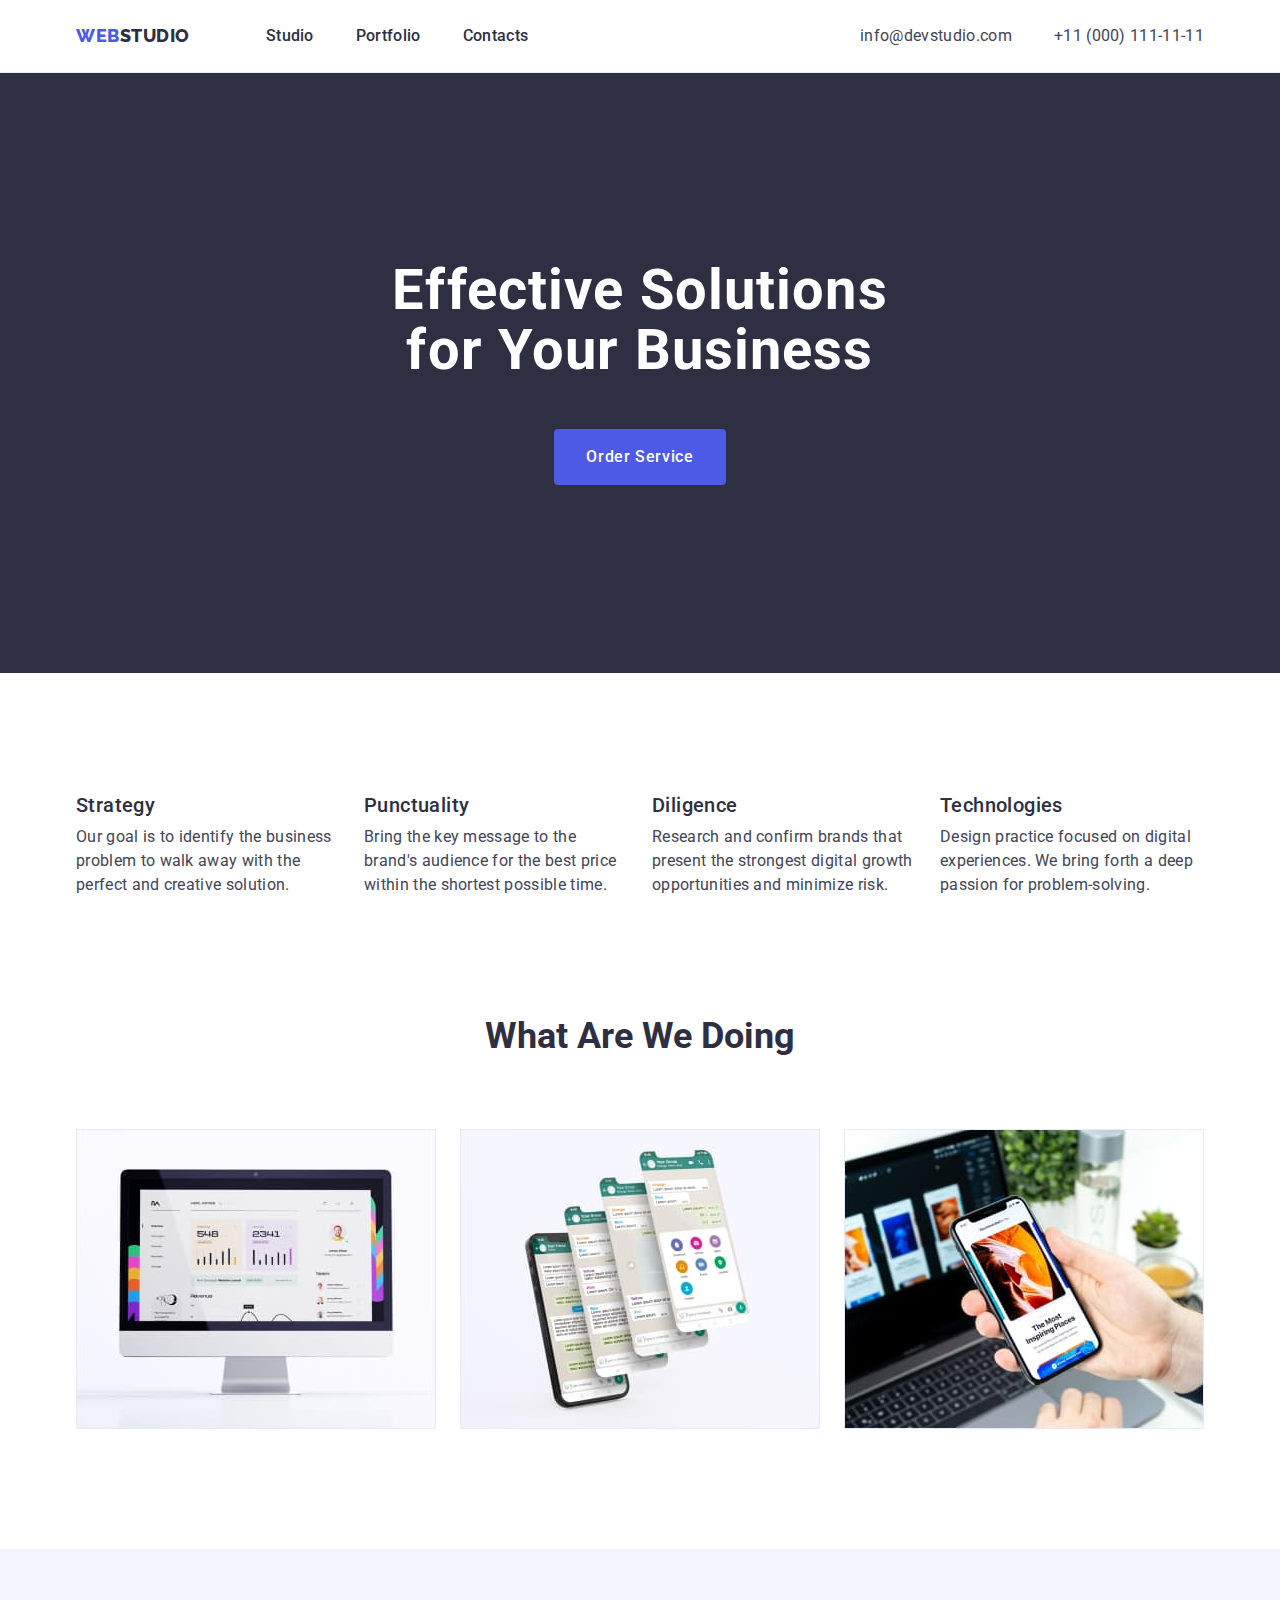
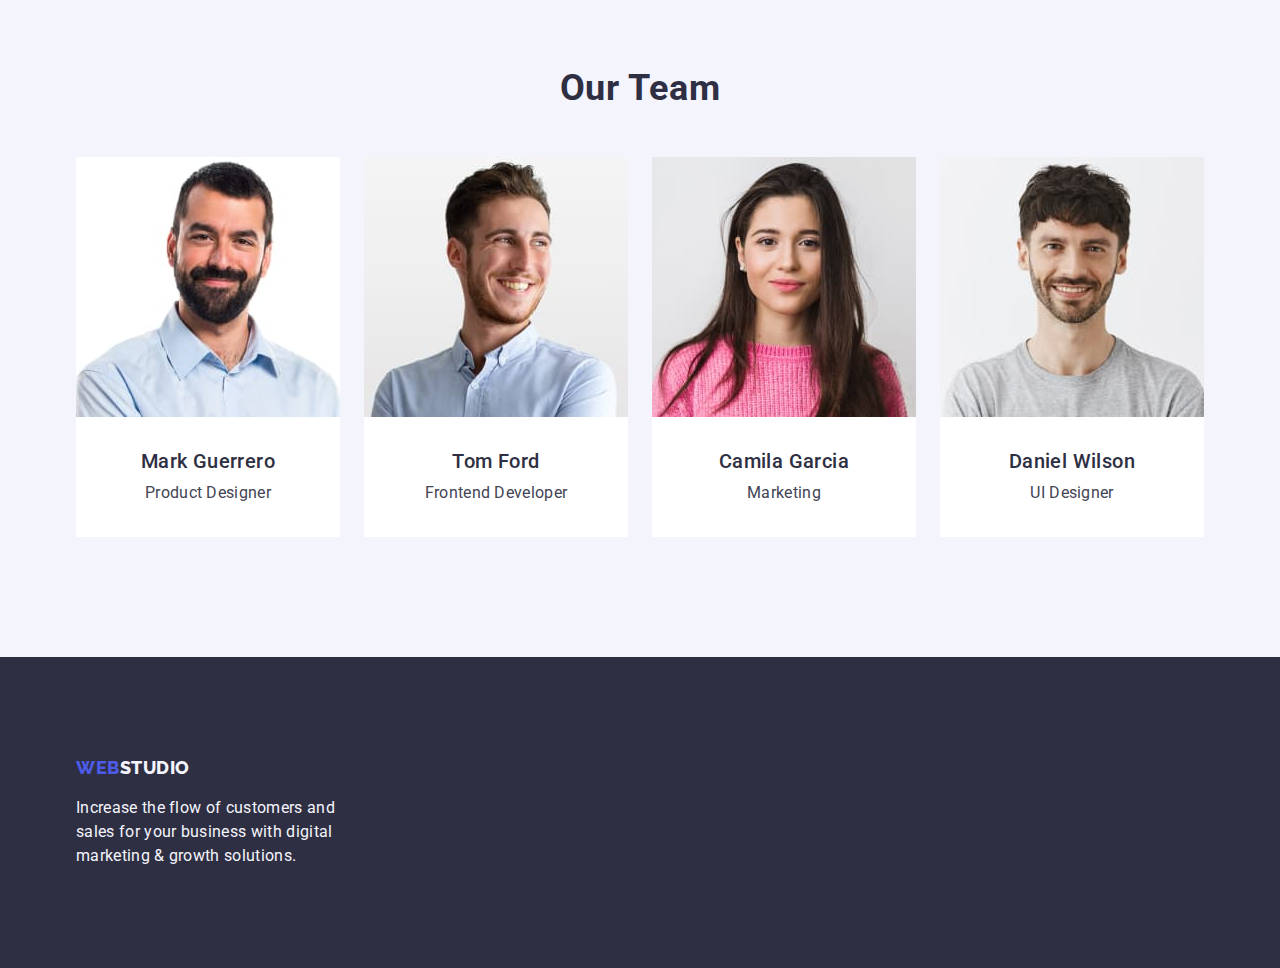
<file: index.html>
<!DOCTYPE html>
<html lang="en">
  <head>
    <meta charset="UTF-8" />
    <meta http-equiv="X-UA-Compatible" content="IE=edge" />
    <meta name="viewport" content="width=device-width, initial-scale=1.0" />
    <link rel="preconnect" href="https://fonts.googleapis.com" />
    <link rel="preconnect" href="https://fonts.gstatic.com" crossorigin />
    <link
      href="https://fonts.googleapis.com/css2?family=Raleway:wght@800&family=Roboto:wght@400;500;700;900&display=swap"
      rel="stylesheet"
    />
    <link
      rel="stylesheet"
      href="https://cdn.jsdelivr.net/npm/modern-normalize@1.1.0/modern-normalize.min.css"
    />
    <link rel="stylesheet" href="./css/styles.css" />

    <title>WEBSTUDIO</title>
  </head>
  <body>
    <header class="page-header">
      <div class="container page-header-container">
        <nav class="page-nav">
          <a class="logo-link link" href="./index.html"
            >Web<span class="text-logo-header">Studio</span></a
          >
          <ul class="menu list">
            <li class="menu-item">
              <a class="menu-link link" href="./index.html">Studio</a>
            </li>
            <li class="menu-item">
              <a class="menu-link link" href="./portfolio.html">Portfolio</a>
            </li>
            <li class="menu-item">
              <a class="menu-link link" href="">Contacts</a>
            </li>
          </ul>
        </nav>
        <address class="page-contact">
          <ul class="contact-list list">
            <li class="contact-list-item-mail">
              <a class="contact link" href="mailto:info@devstudio.com"
                >info@devstudio.com</a
              >
            </li>
            <li class="contact-list-item-number">
              <a class="contact link" href="tel:+110001111111"
                >+11 (000) 111-11-11</a
              >
            </li>
          </ul>
        </address>
      </div>
    </header>
    <main class="page-main">
      <section class="hero">
        <div class="container">
          <h1 class="hero-title">Effective Solutions for Your Business</h1>
          <button type="button" class="hero-button">Order Service</button>
        </div>
      </section>
      <section class="advantages">
        <div class="container">
          <h2 class="visually-hidden">Advantages</h2>
          <ul class="advantages-list list">
            <li class="advantages-list-item">
              <h3 class="subtitle">Strategy</h3>
              <p class="section-description advantages-description">
                Our goal is to identify the business problem to walk away with
                the perfect and creative solution.
              </p>
            </li>
            <li class="advantages-list-item">
              <h3 class="subtitle">Punctuality</h3>
              <p class="section-description advantages-description">
                Bring the key message to the brand's audience for the best price
                within the shortest possible time.
              </p>
            </li>
            <li class="advantages-list-item">
              <h3 class="subtitle">Diligence</h3>
              <p class="section-description advantages-description">
                Research and confirm brands that present the strongest digital
                growth opportunities and minimize risk.
              </p>
            </li>
            <li class="advantages-list-item">
              <h3 class="subtitle">Technologies</h3>
              <p class="section-description advantages-description">
                Design practice focused on digital experiences. We bring forth a
                deep passion for problem-solving.
              </p>
            </li>
          </ul>
        </div>
      </section>
      <section class="doing">
        <div class="container">
          <h2 class="doing-title">What Are We doing</h2>
          <ul class="doing-list list">
            <li class="doing-list-item">
              <img
                src="./images/what_are_we_doing/img1.jpg"
                alt="img1"
                width="360"
                height="300"
              />
            </li>
            <li class="doing-list-item">
              <img
                src="./images/what_are_we_doing/img2.jpg"
                alt="img2"
                width="360"
                height="300"
              />
            </li>
            <li class="doing-list-item">
              <img
                src="./images/what_are_we_doing/img3.jpg"
                alt="img3"
                width="360"
                height="300"
              />
            </li>
          </ul>
        </div>
      </section>
      <section class="team">
        <div class="container">
          <h2 class="team-title">Our Team</h2>
          <ul class="team-list list">
            <li class="team-list-item">
              <img
                class="img-photo"
                src="./images/our_team/team_card1.jpg"
                alt="team_card1"
                width="264"
                height="260"
              />
              <div class="team-list-background">
                <h3 class="subtitle subtitle-team">Mark Guerrero</h3>
                <p class="section-description section-description-team">
                  Product Designer
                </p>
              </div>
            </li>
            <li class="team-list-item">
              <img
                class="img-photo"
                src="./images/our_team/team_card2.jpg"
                alt="team_card2"
                width="264"
                height="260"
              />
              <div class="team-list-background">
                <h3 class="subtitle subtitle-team">Tom Ford</h3>
                <p class="section-description section-description-team">
                  Frontend Developer
                </p>
              </div>
            </li>
            <li class="team-list-item">
              <img
                class="img-photo"
                src="./images/our_team/team_card3.jpg"
                alt="team_card3"
                width="264"
                height="260"
              />
              <div class="team-list-background">
                <h3 class="subtitle subtitle-team">Camila Garcia</h3>
                <p class="section-description section-description-team">
                  Marketing
                </p>
              </div>
            </li>
            <li class="team-list-item">
              <img
                class="img-photo"
                src="./images/our_team/team_card4.jpg"
                alt="team_card4"
                width="264"
                height="260"
              />
              <div class="team-list-background">
                <h3 class="subtitle subtitle-team">Daniel Wilson</h3>
                <p class="section-description section-description-team">
                  UI Designer
                </p>
              </div>
            </li>
          </ul>
        </div>
      </section>
    </main>
    <footer class="page-footer">
      <div class="container">
        <a class="logo-link logo-link-footer link" href="./index.html"
          >Web<span class="text-logo-footer">Studio</span></a
        >
        <p class="footer-description">
          Increase the flow of customers and sales for your business with
          digital marketing & growth solutions.
        </p>
      </div>
    </footer>
  </body>
</html>
</file>
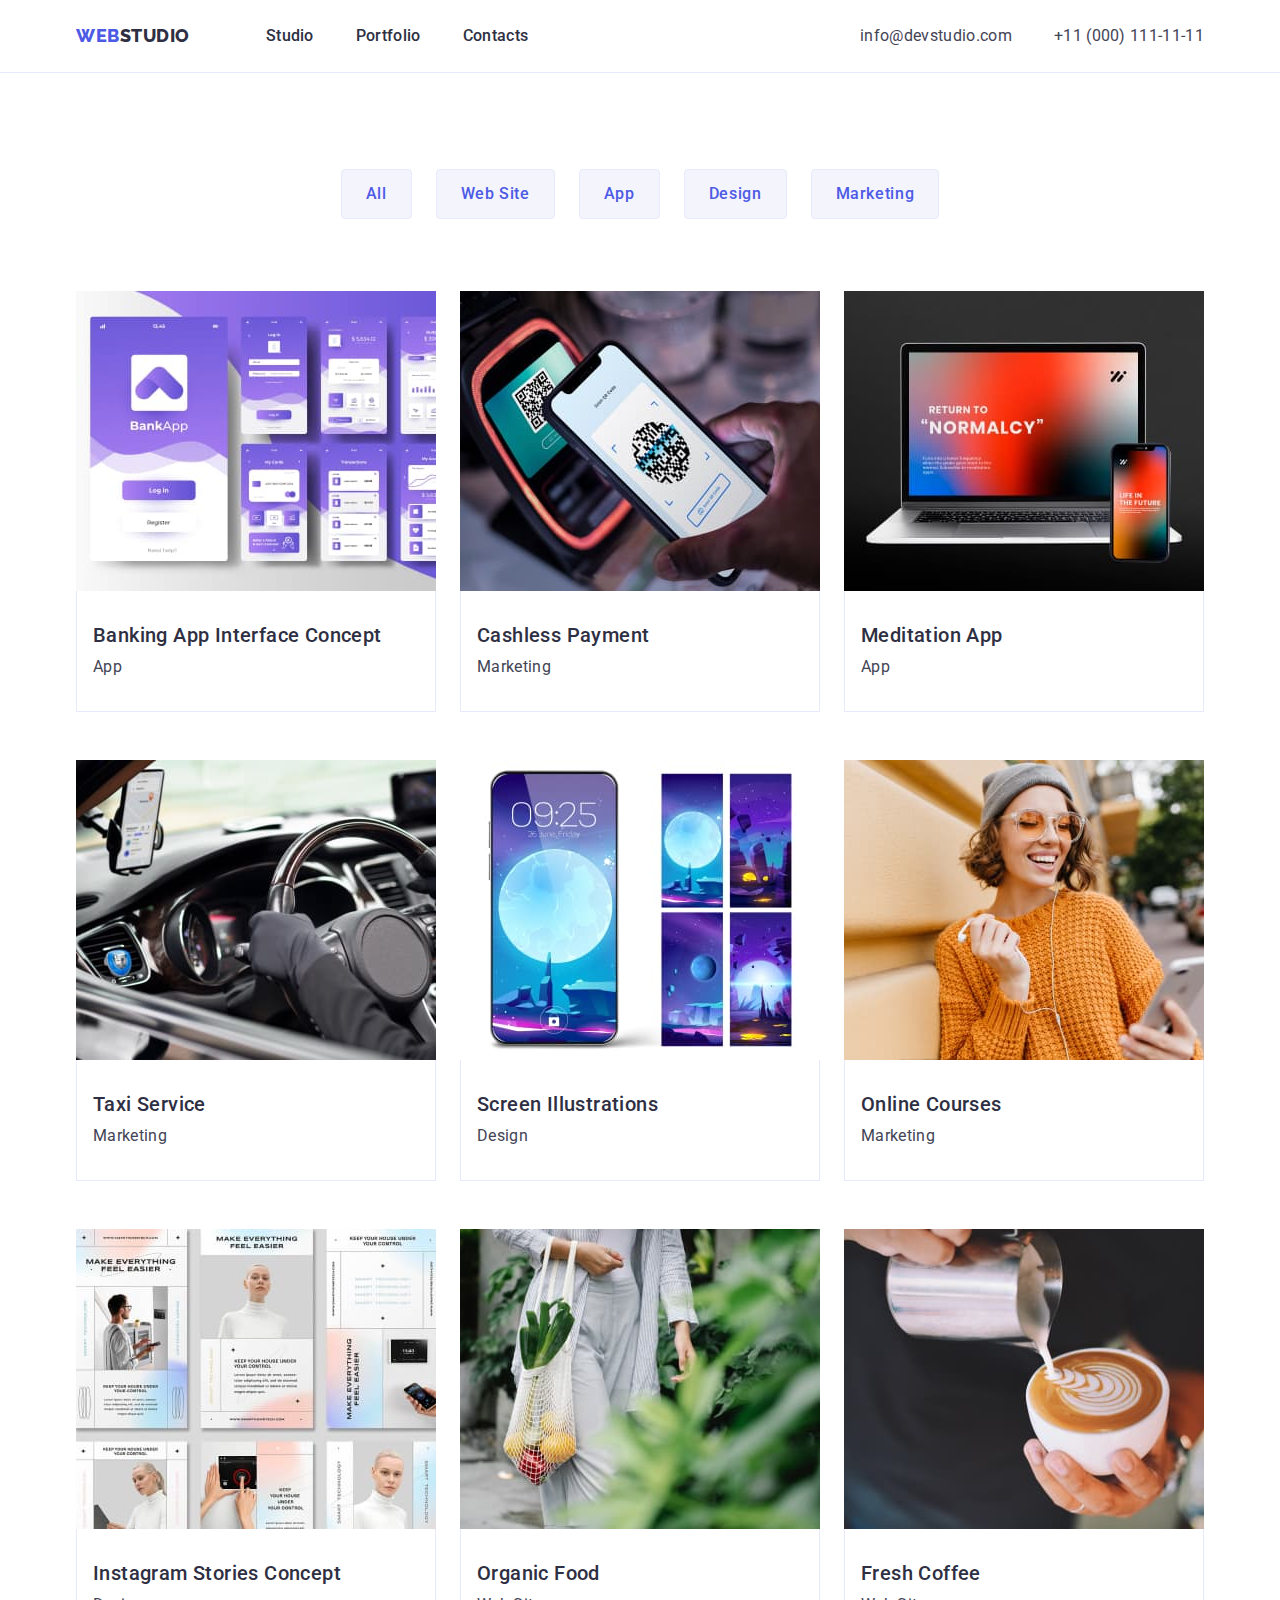
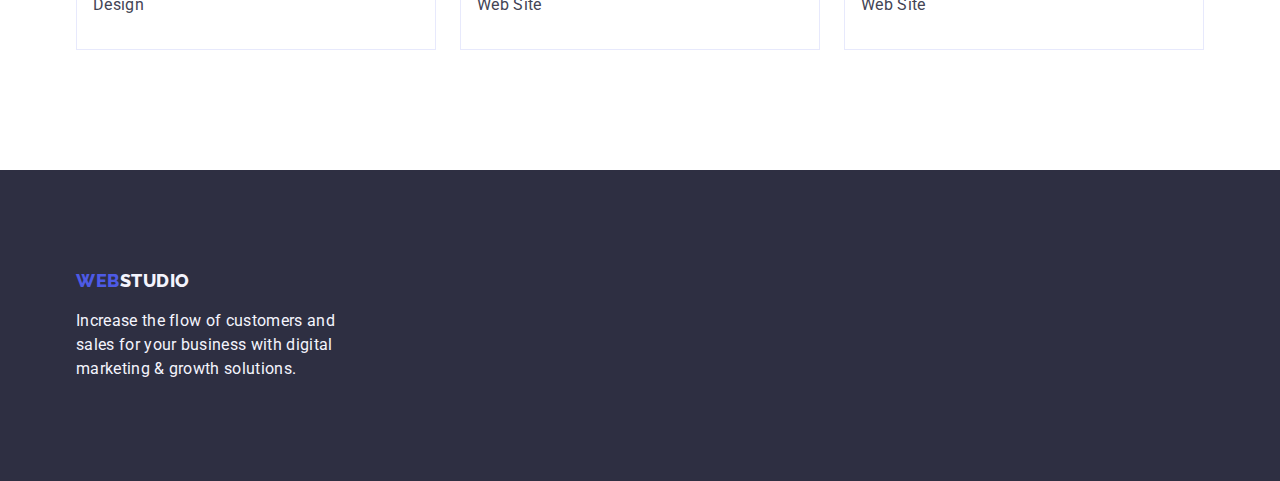
<file: portfolio.html>
<!DOCTYPE html>
<html lang="en">
  <head>
    <meta charset="UTF-8" />
    <meta http-equiv="X-UA-Compatible" content="IE=edge" />
    <meta name="viewport" content="width=device-width, initial-scale=1.0" />
    <link rel="preconnect" href="https://fonts.googleapis.com" />
    <link rel="preconnect" href="https://fonts.gstatic.com" crossorigin />
    <link
      href="https://fonts.googleapis.com/css2?family=Raleway:wght@800&family=Roboto:wght@400;500;700;900&display=swap"
      rel="stylesheet"
    />
    <link
      rel="stylesheet"
      href="https://cdn.jsdelivr.net/npm/modern-normalize@1.1.0/modern-normalize.min.css"
    />
    <link rel="stylesheet" href="./css/styles.css" />

    <title>Portfolio</title>
  </head>
  <body>
    <header class="page-header">
      <div class="container page-header-container">
        <nav class="page-nav">
          <a class="logo-link link" href="./index.html"
            >Web<span class="text-logo-header">Studio</span></a
          >
          <ul class="menu list">
            <li class="menu-item">
              <a class="menu-link link" href="./index.html">Studio</a>
            </li>
            <li class="menu-item">
              <a class="menu-link link" href="./portfolio.html">Portfolio</a>
            </li>
            <li class="menu-item">
              <a class="menu-link link" href="">Contacts</a>
            </li>
          </ul>
        </nav>
        <address class="page-contact">
          <ul class="contact-list list">
            <li class="contact-list-item-mail">
              <a class="contact link" href="mailto:info@devstudio.com"
                >info@devstudio.com</a
              >
            </li>
            <li class="contact-list-item-number">
              <a class="contact link" href="tel:+110001111111"
                >+11 (000) 111-11-11</a
              >
            </li>
          </ul>
        </address>
      </div>
    </header>
    <main>
      <section class="page-portfolio-main">
        <div class="container">
          <h1 class="visually-hidden">Portfolio</h1>
          <div class="container-button">
            <ul class="button-list list">
              <li class="button-list-item">
                <button type="button" class="button-filter">All</button>
              </li>
              <li class="button-list-item">
                <button type="button" class="button-filter">Web Site</button>
              </li>
              <li class="button-list-item">
                <button type="button" class="button-filter">App</button>
              </li>
              <li class="button-list-item">
                <button type="button" class="button-filter">Design</button>
              </li>
              <li class="button-list-item">
                <button type="button" class="button-filter">Marketing</button>
              </li>
            </ul>
          </div>

          <ul class="portfolio-list list">
            <li class="portfolio-list-item link">
              <a class="portfolio-img link" href="index.html">
                <img
                  class="img-photo"
                  src="./images/portfolio/proj1.jpg"
                  alt="proj1"
                  width="360"
                  height="300"
                />
                <div class="subtitle-and-description">
                  <h2 class="subtitle">Banking App Interface Concept</h2>
                  <p class="section-description">App</p>
                </div>
              </a>
            </li>

            <li class="portfolio-list-item link">
              <a class="portfolio-img link" href="index.html">
                <img
                  class="img-photo"
                  src="./images/portfolio/proj2.jpg"
                  alt="proj2"
                  width="360"
                  height="300"
                />
                <div class="subtitle-and-description">
                  <h2 class="subtitle">Cashless Payment</h2>
                  <p class="section-description">Marketing</p>
                </div>
              </a>
            </li>

            <li class="portfolio-list-item link">
              <a class="portfolio-img link" href="index.html">
                <img
                  class="img-photo"
                  src="./images/portfolio/proj3.jpg"
                  alt="proj3"
                  width="360"
                  height="300"
                />
                <div class="subtitle-and-description">
                  <h2 class="subtitle">Meditation App</h2>
                  <p class="section-description">App</p>
                </div>
              </a>
            </li>

            <li class="portfolio-list-item link">
              <a class="portfolio-img link" href="index.html">
                <img
                  class="img-photo"
                  src="./images/portfolio/proj4.jpg"
                  alt="proj4"
                  width="360"
                  height="300"
                />
                <div class="subtitle-and-description">
                  <h2 class="subtitle">Taxi Service</h2>
                  <p class="section-description">Marketing</p>
                </div>
              </a>
            </li>

            <li class="portfolio-list-item link">
              <a class="portfolio-img link" href="index.html">
                <img
                  class="img-photo"
                  src="./images/portfolio/proj5.jpg"
                  alt="proj5"
                  width="360"
                  height="300"
                />
                <div class="subtitle-and-description">
                  <h2 class="subtitle">Screen Illustrations</h2>
                  <p class="section-description">Design</p>
                </div>
              </a>
            </li>
            <li class="portfolio-list-item link">
              <a class="portfolio-img link" href="index.html">
                <img
                  class="img-photo"
                  src="./images/portfolio/proj6.jpg"
                  alt="proj6"
                  width="360"
                  height="300"
                />
                <div class="subtitle-and-description">
                  <h2 class="subtitle">Online Courses</h2>
                  <p class="section-description">Marketing</p>
                </div>
              </a>
            </li>
            <li class="portfolio-list-item link">
              <a class="portfolio-img link" href="index.html">
                <img
                  class="img-photo"
                  src="./images/portfolio/proj7.jpg"
                  alt="proj7"
                  width="360"
                  height="300"
                />
                <div class="subtitle-and-description">
                  <h2 class="subtitle">Instagram Stories Concept</h2>
                  <p class="section-description">Design</p>
                </div>
              </a>
            </li>
            <li class="portfolio-list-item link">
              <a class="portfolio-img link" href="index.html">
                <img
                  class="img-photo"
                  src="./images/portfolio/proj8.jpg"
                  alt="proj8"
                  width="360"
                  height="300"
                />
                <div class="subtitle-and-description">
                  <h2 class="subtitle">Organic Food</h2>
                  <p class="section-description">Web Site</p>
                </div>
              </a>
            </li>
            <li class="portfolio-list-item link">
              <a class="portfolio-img link" href="index.html">
                <img
                  class="img-photo"
                  src="./images/portfolio/proj9.jpg"
                  alt="proj9"
                  width="360"
                  height="300"
                />
                <div class="subtitle-and-description">
                  <h2 class="subtitle">Fresh Coffee</h2>
                  <p class="section-description">Web Site</p>
                </div>
              </a>
            </li>
          </ul>
        </div>
      </section>
    </main>
    <footer class="page-footer">
      <div class="container">
        <a class="logo-link logo-link-footer link" href="./index.html"
          >Web<span class="text-logo-footer">Studio</span></a
        >
        <p class="footer-description">
          Increase the flow of customers and sales for your business with
          digital marketing & growth solutions.
        </p>
      </div>
    </footer>
  </body>
</html>
</file>
<file: css/styles.css>
*,
*::before,
*::after {
    box-sizing: border-box;
}

:root {
    --accent-color: #404BBF;
    --logo-accent-color: #4D5AE5;
    --normal-color:#FFFFFF;
    --dark-color: #2E2F42;
    --deep-dark-color: #434455;
    --second-normal-color: #F4F4FD;
    --border-color: #E7E9FC: 
}

h1,h2,h3,h4,p {
    margin-top: 0;
    margin-bottom: 0;
}

ul,ol {
    margin-top: 0;
    margin-bottom: 0;
    padding-left: 0;
}

img{
    display: block;
    max-width: 100%;
    height: auto;
}

button {
    cursor: pointer;
}

.list {
    list-style: none;
}
.link {
    text-decoration: none;
    font-style: normal;
    }
body {
    font-family: 'Roboto', sans-serif;
    color: var(--deep-dark-color);
    background-color: var(--normal-color);
}

.container {
    width: 1158px;
    margin-left: auto;
    margin-right: auto;
    padding-left: 15px;
    padding-right: 15px;
}
/* ============ COMPONENTS ===============*/
.subtitle {
    font-weight: 500;
    font-size: 20px;
    line-height: 1.2;
    letter-spacing: 0.02em;
    color: var(--dark-color);
    margin-bottom: 8px;
}

.section-description {
    font-weight: 400;
    font-size: 16px;
    line-height: 1.5;
    letter-spacing: 0.02em;
    color: var(--deep-dark-color);
    /* margin-bottom: 32px; */
}
/* ============ /COMPONENTS ===============*/
/* ============ HEADER ===============*/
.page-header {
    padding-top: 24px;
    padding-bottom: 24px;
    background: var(--normal-color);
    border-bottom: 1px solid #E7E9FC;
}

.page-header-container {
    display: flex;
    align-items: center;
    /*justify-content: space-between ;*/
}

.page-nav {
    display: flex;
    align-items: center;
}

.page-contact {
    margin-left: auto;
}

.menu {
    display: flex;
    align-items: center;
}

.menu-item:not(:last-child) {
    margin-right: 42px;
}

.contact-list{
    display: flex;
    align-items: center;
}

.contact-list-item-mail {
    margin-right: 42px;
}

.logo-link {
    font-family: 'Raleway', sans-serif;
    font-weight: 800;
    font-size: 18px;
    line-height: 1.17;
    letter-spacing: 0.03em;
    text-transform: uppercase;
    color: var(--logo-accent-color);
    margin-right: 76px;
}

.text-logo-header{
    color: var(--dark-color);
}

.menu-item {
    font-weight: 500;
    font-size: 16px;
    line-height: 1.5;
    letter-spacing: 0.02em;
    color: var(--dark-color);
}

.menu-item:hover,
.menu-item:focus {
    color: var(--accent-color);
}

.menu-link {
    font-weight: 500;
    font-size: 16px;
    line-height: 1.5;
    letter-spacing: 0.02em;
    color: var(--dark-color);
}

.menu-link:hover,
.menu-link:focus {
    color: var(--accent-color);
}

.page-contact {
font-style: normal;
}

.contact {
    font-weight: 400;
    font-size: 16px;
    line-height: 1.5;
    letter-spacing: 0.02em;
    color: var(--deep-dark-color);
}

.contact:hover,
.contact:focus {
    color: var(--accent-color);
}

.contact-phone-nomber:hover,
.contact-phone-nomber:focus {
    color: var(--accent-color);
}

/* =============== /HEADER ==============*/
/* ============= HERO =====================*/
.hero {
    padding-top: 188px;
    padding-bottom: 188px;
    background: var(--dark-color);
}

.hero-title {
    font-weight: 700;
    font-size: 56px;
    line-height: 1.07;
    text-align: center;
    letter-spacing: 0.02em;
    color: var(--normal-color);
    background: var(--dark-color);
    margin-bottom: 48px;
    width: 496px;
    margin-right: auto;
    margin-left: auto;
    
}

.hero-button {
    padding-top: 16px;
    padding-bottom: 16px;
    padding-left: 32px;
    padding-right: 32px;
    font-family: "Roboto", sans-serif;
    font-weight: 500;
    font-size: 16px;
    line-height: 1.5;
    display: flex;
    letter-spacing: 0.04em;
    color: var(--normal-color);
    background: var(--logo-accent-color);
    cursor: pointer;
    border-radius: 4px;
    margin-right: auto;
    margin-left: auto;
    justify-content: center;
    border: 0px;
}
    
.hero-button:hover,
.hero-button:focus {
    background-color:var(--accent-color);
    border-color:var(--accent-color);
}
/* ============ /HERO ================*/
/* ============ MAIN ================*/
.advantages {
    padding-top: 120px;
    padding-bottom: 120px;
}
/*.advantages-title {
    visibility: hidden;
}*/

.advantages-list {
    display: flex;
    align-items: center;
    justify-content: space-between;
}
.advantages-description {
    width: 264px;
    height Hug (72px);
}

.doing {
    padding-bottom: 120px;
}
.doing-title {
    font-size: 36px;
    line-height: 1.11;
    text-align: center;
    text-transform: capitalize;
    color: var(--dark-color);
    margin-bottom: 72px;
}
.doing-list {
    display: flex;
    align-items: center;
    gap: 24px;
    /*justify-content: space-between;*/
}
.doing-list-item {
    flex-basis: calc((100% - 48px) / 3);
}


.team {
    padding-top: 120px;
    padding-bottom: 120px;
    background: var(--second-normal-color);
}
.team-title {
    font-size: 36px;
    line-height: 1.11;
    text-align: center;
    letter-spacing: 0.02em;
    text-transform: capitalize;
    color: var(--dark-color);
    margin-bottom: 48px;
}

.team-list {
    display: flex;
    align-items: center;
    gap: 24px;
   /*justify-content: space-between;*/
}

.team-list-background {
    background: var(--normal-color);
    padding-top: 32px;
    padding-bottom: 32px;
}

.team-list-item {
    flex-basis: calc((100% - 72px) / 4);
    border-radius: 0px 0px 4px 4px;
}

.subtitle-team {
    text-align: center;
}

.section-description-team {
    text-align: center;
}

/* ============ /MAIN ================*/
/* ============ PORTFOLIO ================*/
.page-portfolio-main {
    padding-top: 96px;
    padding-bottom: 120px;
}

.container-button {
    margin-bottom: 72px;
}

.button-list {
    display: flex;
    align-items: center;
    justify-content: center;
}

.button-list-item:not(:last-child) {
    margin-right: 24px;
}

/* .button-list-item {
    flex-basis: calc((100%-96px) / 5);
}

.button-list-item {
    margin-bottom: 72px;
}*/

.button-filter {
    padding-top: 12px;
    padding-bottom: 12px;
    padding-left: 24px;
    padding-right: 24px;

    font-family: "Roboto", sans-serif;
    font-weight: 500;
    font-size: 16px;
    line-height: 1.5;
    display: flex;
    align-items: center;
    text-align: center;
    letter-spacing: 0.04em;
    color: var(--logo-accent-color);
    background: var(--second-normal-color);
    border: 1px solid #E7E9FC;
    border-radius: 4px;
    cursor: pointer;
}

.button-filter:hover,
.button-filter:focus {
    color: var(--normal-color);
    background-color: var(--accent-color);
    border: 0px;
}

/*.portfolio {
    visibility: hidden;
}*/

.visually-hidden {
    position: absolute;
    white-space: nowrap;
    width: 1px;
    height: 1px;
    overflow: hidden;
    border: 0;
    padding: 0;
    clip: rect(0 0 0 0);
    clip-path: inset(50%);
    margin: -1px;
}


.portfolio-list {
    display: flex;
    flex-wrap: wrap;
    row-gap: 48px;
    column-gap: 24px;
    /*justify-content: space-between;*/
}

.portfolio-list-item {
    flex-basis: calc((100% - 48px) / 3);
}

.subtitle-and-description {
    padding-top: 32px;
    padding-bottom: 32px;
    padding-right: 16px;
    padding-left: 16px;

    background: #FFFFFF;
    border: 1px solid #E7E9FC;
    border-top: 0px;
}

/*.portfolio-list-item:not(:nth-child(3n)) {margin-right: 24px;}
.portfolio-list-item:not(:nth-last-child(-n+3)) {margin-bottom: 48px;}*/
/* ============ /PORTFOLIO ================*/
/* ============ FOOTER ================*/
.page-footer {
    background: var(--dark-color);
    padding-top: 100px;
    padding-bottom: 100px;
}

.logo-link-footer {
    margin-right: 0px;
}

.footer-description {
    width: 264px;
    height 72px;
    font-weight: 400;
    font-size: 16px;
    line-height: 1.5;
    letter-spacing: 0.02em;
    color: var(--second-normal-color);
    margin-top: 17.5px;
}   
.text-logo-footer {
    color: var(--second-normal-color);
}

/* ============ /FOOTER ================*/
</file>
